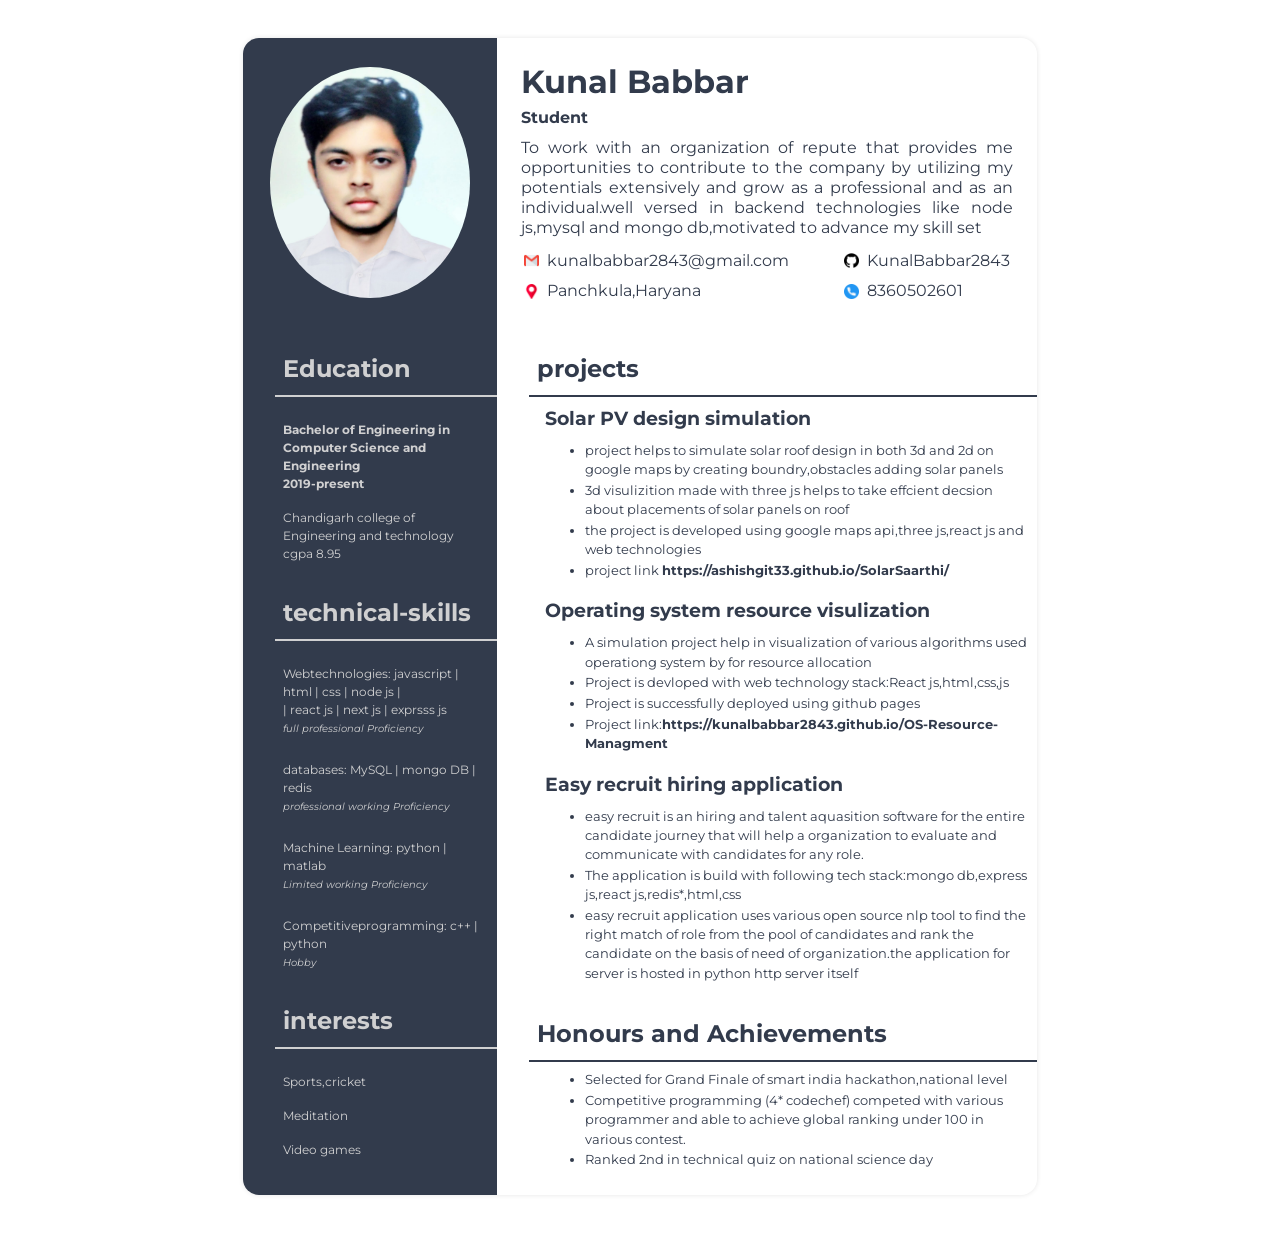
<file: index.html>
<!DOCTYPE html>
<html lang="en">
  <head>
    <meta charset="UTF-8" />
    <meta http-equiv="X-UA-Compatible" content="IE=edge" />
    <meta name="viewport" content="width=device-width, initial-scale=1.0" />
    <link rel="stylesheet" href="style.css" />
    <title>Resume</title>
  </head>
  <body>
    <div class="main-container">
      <div class="page-container">
        <div class="row top">
            <div class="col left">
              <div class="img-container">
                <img src="img.jpeg" alt="" />
              </div>
            </div>
            <div class="col right">
              <div class="user-info">
                <header>
                  <h1>Kunal Babbar</h1>
                  <h4>Student</h4>
                </header>
                <p>
                  To work with an organization of repute that provides me opportunities to contribute to the company by utilizing my potentials extensively and grow as a professional and as an individual.well versed in backend technologies like node js,mysql and mongo db,motivated to advance my skill set
                </p>
                <div class="contact">
                  <a class="link">
                    <img src="gmail.png" alt="" width="15px" height="15px" />
                    kunalbabbar2843@gmail.com</a
                  >
                  <a class="link">
                    <img src="github.png" alt="" width="15px" height="15px" />
                    KunalBabbar2843
                  </a>
                  <a class="link">
                    <img src="location.png" alt="" width="15px" height="15px" />
                    Panchkula,Haryana</a
                  >
                  <a class="link">
                    <img src="telephone.png" alt="" width="15px" height="15px" />
                    8360502601</a
                  >
                </div>
              </div>
            </div>
          </div>
          <div class="row bottom">
            <!-- <div id="correction"></div> -->
            <div class="col left">
                <div class="education info">
                    <h2>Education</h2>
                    <p>
                        <strong>
                            Bachelor of Engineering in Computer Science and Engineering
                            <br>2019-present
                        </strong>
                    </p>
                    <p>
                        Chandigarh college of Engineering and technology
                        <br> cgpa 8.95 
                    </p>
                </div>
                <div class="technical-skills info">
                  <h2>technical-skills</h2>
                  <p>
                    Webtechnologies: javascript | html | css | node js |<br>| react js | next js | exprsss js
                    <br><i><small>full professional Proficiency</small></i>
                  </p>
                  <p>
                    databases: MySQL | mongo DB | redis
                    <br><i><small>professional working Proficiency</small></i>
                  </p>
                  <p>
                    Machine Learning: python | matlab
                    <br><i><small>Limited working Proficiency</small></i>
                  </p>
                  <p>
                    Competitiveprogramming: c++ | python
                    <br><i><small>Hobby</small></i>
                  </p>
                </div>
                <div class="interests info">
                  <h2>interests</h2>
                  <p>Sports,cricket</p>
                  <p>Meditation</p>
                  <p>Video games</p>
                </div>
              </div>
              <div class="col right">
                <div class="project-work">
                  <h2>projects</h2>
                  <div class="project" id="project-3">
                    <h3>Solar PV design simulation</h3>
                    <ul>
                      <li>project helps to simulate solar roof design in both 3d and 2d on google maps by creating boundry,obstacles adding solar panels</li>
                      <li>3d visulizition made with three js helps to take effcient decsion about placements of solar panels on roof</li>
                      <li>the project is developed using google maps api,three js,react js and web technologies</li>
                      <li>project link <strong>https://ashishgit33.github.io/SolarSaarthi/</strong></li>
                    </ul>
                  </div>
                  <div class="project" id="project-2">
                    <h3>Operating system resource visulization</h3>
                    <ul>
                      <li>A simulation project help in visualization of various algorithms used operationg system by for resource allocation</li>
                      <li>Project is devloped with web technology stack:React js,html,css,js</li>
                      <li>Project is successfully deployed using github pages</li>
                      <li>Project link:<strong>https://kunalbabbar2843.github.io/OS-Resource-Managment</strong></li>
                    </ul>
                  </div>
                  <div class="project" id="project-1">
                    <h3>Easy recruit hiring application</h3>
                    <ul>
                      <li>easy recruit is an hiring and talent aquasition software for the entire candidate journey that will help a organization to evaluate and communicate with candidates for any role.</li>
                      <li>The application is build with following tech stack:mongo db,express js,react js,redis*,html,css</li>
                      <li>easy recruit application uses various open source nlp tool to find the right match of role from the pool of candidates and rank the candidate on the basis of need of organization.the application for server is hosted in python http server itself</li>
                    </ul>
                  </div>
                 
                </div>
                <div class="achievements">
                  <h2>Honours and Achievements</h2>
                  <ul>
                    <li>Selected for Grand Finale of smart india hackathon,national level</li>
                    <li>Competitive programming (4* codechef) competed with various programmer and able to achieve global ranking under 100 in various contest.</li>
                    <li>Ranked 2nd in technical quiz on national science day</li>
                  </ul>
                </div>
              </div>
          </div>
      </div>
    </div>
  </body>
</html>
</file>
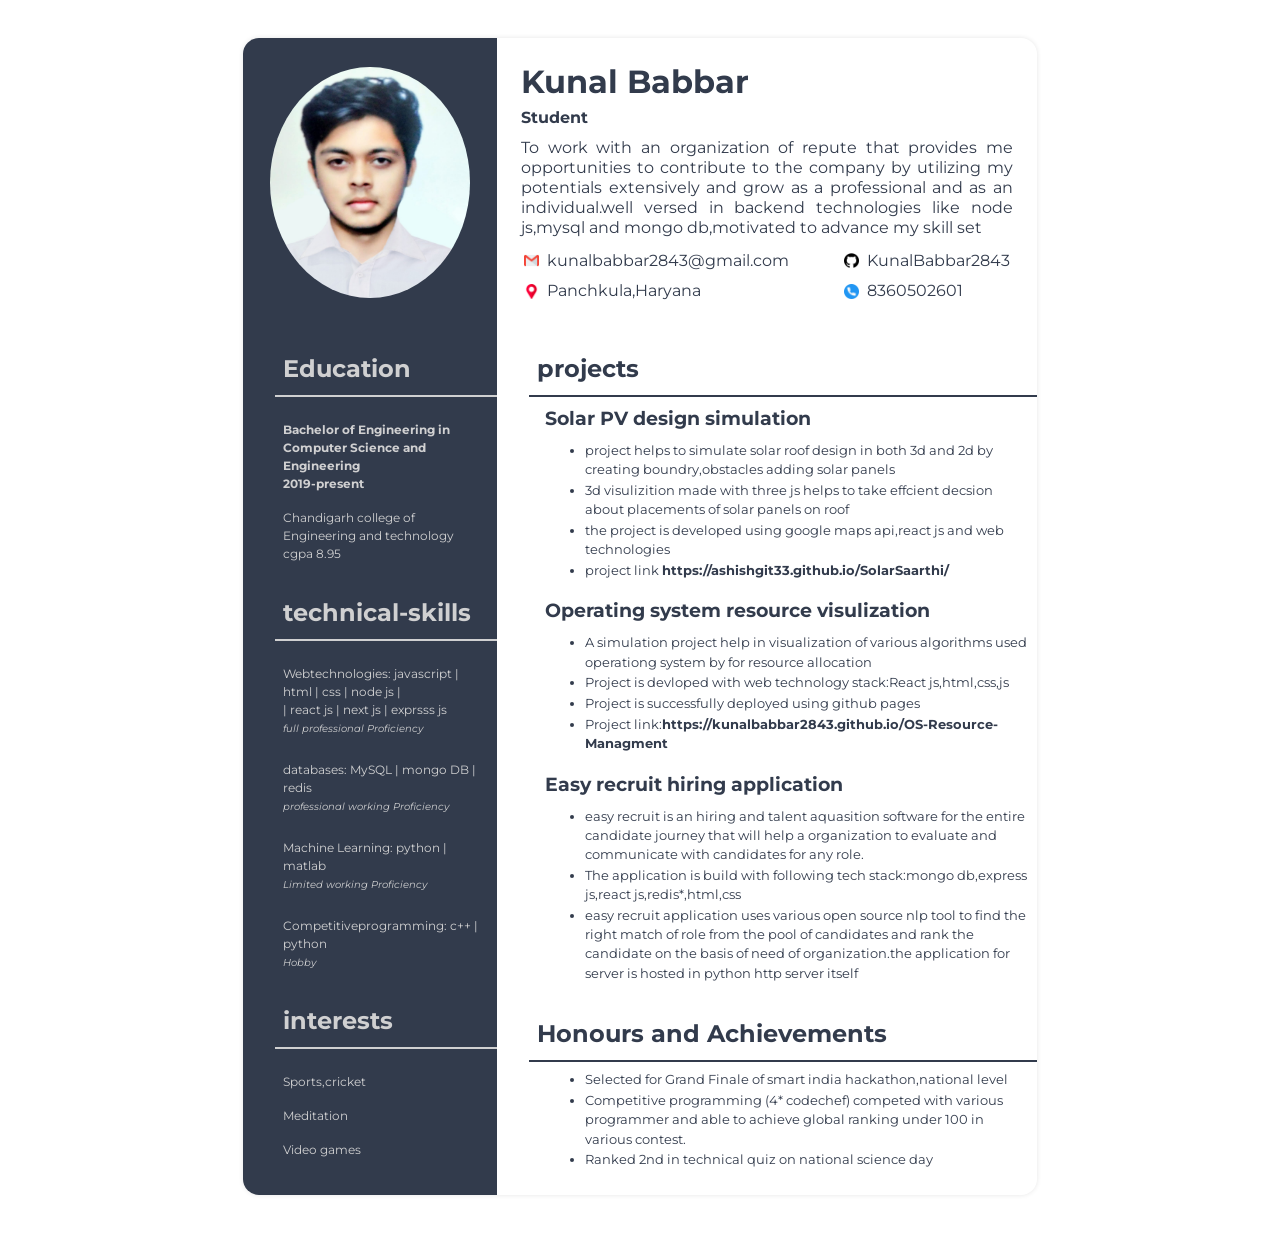
<file: resume.html>
<!DOCTYPE html>
<html lang="en">
  <head>
    <meta charset="UTF-8" />
    <meta http-equiv="X-UA-Compatible" content="IE=edge" />
    <meta name="viewport" content="width=device-width, initial-scale=1.0" />
    <link rel="stylesheet" href="style.css" />
    <title>Resume</title>
  </head>
  <body>
    <div class="main-container">
      <div class="page-container">
        <div class="row top">
            <div class="col left">
              <div class="img-container">
                <img src="img.jpeg" alt="" />
              </div>
            </div>
            <div class="col right">
              <div class="user-info">
                <header>
                  <h1>Kunal Babbar</h1>
                  <h4>Student</h4>
                </header>
                <p>
                  To work with an organization of repute that provides me opportunities to contribute to the company by utilizing my potentials extensively and grow as a professional and as an individual.well versed in backend technologies like node js,mysql and mongo db,motivated to advance my skill set
                </p>
                <div class="contact">
                  <a class="link">
                    <img src="gmail.png" alt="" width="15px" height="15px" />
                    kunalbabbar2843@gmail.com</a
                  >
                  <a class="link">
                    <img src="github.png" alt="" width="15px" height="15px" />
                    KunalBabbar2843
                  </a>
                  <a class="link">
                    <img src="location.png" alt="" width="15px" height="15px" />
                    Panchkula,Haryana</a
                  >
                  <a class="link">
                    <img src="telephone.png" alt="" width="15px" height="15px" />
                    8360502601</a
                  >
                </div>
              </div>
            </div>
          </div>
          <div class="row bottom">
            <!-- <div id="correction"></div> -->
            <div class="col left">
                <div class="education info">
                    <h2>Education</h2>
                    <p>
                        <strong>
                            Bachelor of Engineering in Computer Science and Engineering
                            <br>2019-present
                        </strong>
                    </p>
                    <p>
                        Chandigarh college of Engineering and technology
                        <br> cgpa 8.95 
                    </p>
                </div>
                <div class="technical-skills info">
                  <h2>technical-skills</h2>
                  <p>
                    Webtechnologies: javascript | html | css | node js |<br>| react js | next js | exprsss js
                    <br><i><small>full professional Proficiency</small></i>
                  </p>
                  <p>
                    databases: MySQL | mongo DB | redis
                    <br><i><small>professional working Proficiency</small></i>
                  </p>
                  <p>
                    Machine Learning: python | matlab
                    <br><i><small>Limited working Proficiency</small></i>
                  </p>
                  <p>
                    Competitiveprogramming: c++ | python
                    <br><i><small>Hobby</small></i>
                  </p>
                </div>
                <div class="interests info">
                  <h2>interests</h2>
                  <p>Sports,cricket</p>
                  <p>Meditation</p>
                  <p>Video games</p>
                </div>
              </div>
              <div class="col right">
                <div class="project-work">
                  <h2>projects</h2>
                  <div class="project" id="project-3">
                    <h3>Solar PV design simulation</h3>
                    <ul>
                      <li>project helps to simulate solar roof design in both 3d and 2d by creating boundry,obstacles adding solar panels</li>
                      <li>3d visulizition made with three js helps to take effcient decsion about placements of solar panels on roof</li>
                      <li>the project is developed using google maps api,react js and web technologies</li>
                      <li>project link <strong>https://ashishgit33.github.io/SolarSaarthi/</strong></li>
                    </ul>
                  </div>
                  <div class="project" id="project-2">
                    <h3>Operating system resource visulization</h3>
                    <ul>
                      <li>A simulation project help in visualization of various algorithms used operationg system by for resource allocation</li>
                      <li>Project is devloped with web technology stack:React js,html,css,js</li>
                      <li>Project is successfully deployed using github pages</li>
                      <li>Project link:<strong>https://kunalbabbar2843.github.io/OS-Resource-Managment</strong></li>
                    </ul>
                  </div>
                  <div class="project" id="project-1">
                    <h3>Easy recruit hiring application</h3>
                    <ul>
                      <li>easy recruit is an hiring and talent aquasition software for the entire candidate journey that will help a organization to evaluate and communicate with candidates for any role.</li>
                      <li>The application is build with following tech stack:mongo db,express js,react js,redis*,html,css</li>
                      <li>easy recruit application uses various open source nlp tool to find the right match of role from the pool of candidates and rank the candidate on the basis of need of organization.the application for server is hosted in python http server itself</li>
                    </ul>
                  </div>
                 
                </div>
                <div class="achievements">
                  <h2>Honours and Achievements</h2>
                  <ul>
                    <li>Selected for Grand Finale of smart india hackathon,national level</li>
                    <li>Competitive programming (4* codechef) competed with various programmer and able to achieve global ranking under 100 in various contest.</li>
                    <li>Ranked 2nd in technical quiz on national science day</li>
                  </ul>
                </div>
              </div>
          </div>
      </div>
    </div>
  </body>
</html>
</file>
<file: style.css>
@import url("//fonts.googleapis.com/css?family=Montserrat:400,700");

* {
  box-sizing: border-box;
  line-height: 1.5;
  -moz-box-sizing: border-box;
}

body {
  width: 100%;
  height: 100%;
  margin: 0;
  padding: 0;
  font: 12pt "Montserrat", sans-serif;

  border-radius: 1rem;
  print-color-adjust: exact;
  -webkit-print-color-adjust: exact !important;
  
}

.page-container {
  display: flex;
  flex-direction: column;
  gap: 0;
  width: 210mm;
  min-height: 297mm;
  padding: 0mm;
  margin: 10mm auto;
  border-radius: 1rem;
  box-shadow: 0 0 5px rgba(0, 0, 0, 0.1);
  
}

.page-container * {
  margin: 0;
  padding: 0;
}

@page {
  size: A4;
  margin: 0;
}

@media print {
  html,
  body {
    width: 210mm;
    height: 297mm;
    /* border-radius: 1rem; */
  }
  .page-container {
    margin: 0;
    border: initial;
    border-radius: initial;
    width: initial;
    min-height: initial;
    box-shadow: initial;
    background: initial;
  }
}
.row {
  display: flex;
  flex-direction: row;
}

.right {
  width: 68%;

  /* border: 2px solid black; */
}
.right * {
  color: #323b4c;
}

.left {
  background-color: #323b4c;
  width: 32%;
}

.top .left {
  
  border-top-left-radius: 1rem;
  border-bottom: 1rem solid #323b4c;
}
.left * {
  color: #d0d0d1;
}
.user-info {
  display: flex;
  flex-direction: column;
  justify-content: space-around;
  padding: 1rem;
}

.user-info > * {
  padding: 0.25rem 0.5rem;
}

.user-info > p {
  text-align: justify;
  line-height: 1.25;
}

.user-info > .contact {
  display: flex;
  margin-bottom: 1rem;
  flex-direction: row;
  align-items: center;
  justify-content: space-between;
  flex-wrap: wrap;
}

.contact > * {
  width: 35%;
}

.contact .link {
  display: flex;
  flex-direction: row;
  justify-content: flex-start;
  align-items: center;
  gap: 0.5rem;
  padding: 0.2rem;
}


.img-container {
  padding: 1rem;
  width: 100%;
  height: 100%;
  display: flex;
  flex-direction: row;
  justify-content: center;
  align-items: center;
}
.img-container img {
  display: block;
  border: 20%;
  width: 90%;
  height: 90%;
  /* border: 2px solid black; */
  border-radius: 50%;
}

/* .bottom {
  flex-grow: 1; */
 /* padding-bottom: 1rem;
} */

.bottom .left {
  /* border-top: 1px solid black; */
  
  border-bottom-left-radius: 1rem;
}
.bottom .left>*{
  margin-left: 2rem;
  margin-bottom:1rem;
}

.info>*{
  padding:0.5rem;
}
.info>h2{
  border-bottom: 2px solid #d0d0d1;
  /* padding-bottom: 0.5rem; */
  margin-bottom: 1rem;
}

.info>p{
  font-size: 0.75rem;
  line-height: 1.5;
}

.technical-skills > p {
  padding-right: 0.5rem;
  font-size: 0.75rem;
  margin-bottom: 0.5rem;
}

/* .interests>p{
  margin-bottom: 0.25rem;
} */

.bottom .right >*{
  margin-left: 2rem;
  margin-bottom: 1rem;
  
}


.project-work>h2{
  border-bottom: 2px solid #323b4c;
  padding: 0.5rem;
  margin-bottom: 0.5rem;
}

.project-work li{
  font-size: 0.8rem;
  margin-bottom: 0.1rem;
}
.project-work .project{
  margin-bottom: 0.5rem;
  margin-left: 1rem;
}
.project-work .project>ul{
  margin-left: 2rem;
  padding:0.5rem;
}

.achievements>h2{
  border-bottom: 2px solid #323b4c;
  padding: 0.5rem;
  /* margin-bottom: 1rem; */
}

.achievements li{
  font-size: 0.8rem;
  margin-bottom: 0.1rem;
}

.achievements >ul{
  margin-left: 3rem;
  padding:0.5rem;
}

 
#correction{
  position: relative;
  display: block;
  /* background-color: #323b4c; */
  border-top: 5px solid black;
  width: 254px;
  height: 0;
  transform: translate(0,-50%);
}
</file>
